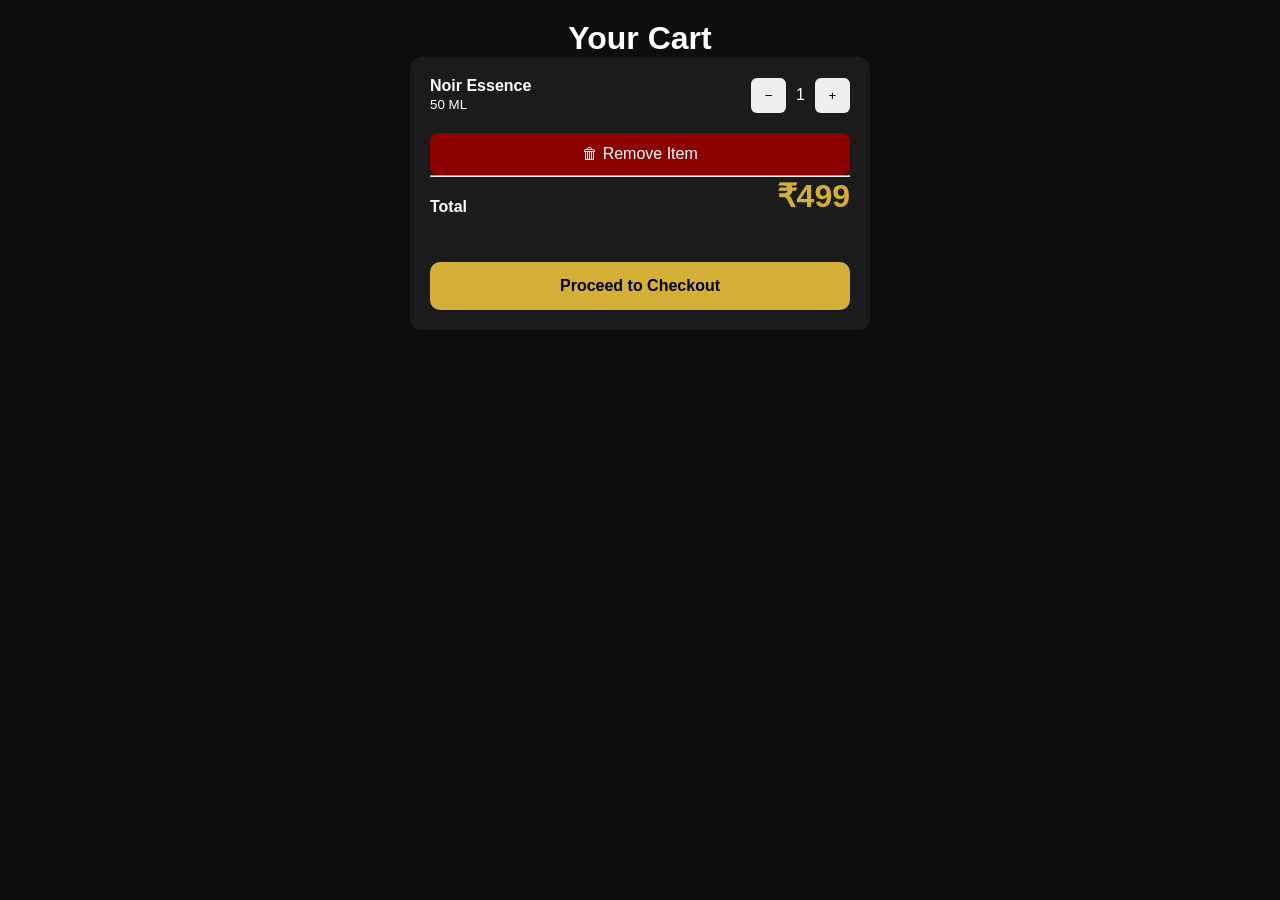
<file: cart.html>
<!DOCTYPE html>
<html lang="en">
<head>
<meta charset="UTF-8">
<meta name="viewport" content="width=device-width, initial-scale=1.0">
<title>Shopping Cart - Lorvien Parfums</title>

<link rel="stylesheet" href="style.css">

<style>
body{
    background:#0d0d0d;
    color:#fff;
    font-family:Arial,sans-serif;
    margin:0;
}
.container{
    max-width:500px;
    margin:auto;
    padding:20px;
}
h1{
    text-align:center;
}
.cart-box{
    background:#1b1b1b;
    padding:20px;
    border-radius:12px;
}
.row{
    display:flex;
    justify-content:space-between;
    align-items:center;
}
.price{
    color:#d4af37;
    font-size:32px;
    font-weight:bold;
}
.btn{
    display:block;
    width:100%;
    text-align:center;
    padding:15px;
    margin-top:25px;
    background:#d4af37;
    color:#000;
    text-decoration:none;
    border-radius:10px;
    font-weight:bold;
}
.qty{
    display:flex;
    align-items:center;
    gap:10px;
}
.qty-btn{
    width:35px;
    height:35px;
    border:none;
    border-radius:6px;
    cursor:pointer;
}
.remove-btn{
    width:100%;
    margin-top:20px;
    padding:12px;
    border:none;
    border-radius:8px;
    background:#8b0000;
    color:#fff;
    font-size:16px;
    cursor:pointer;
}
</style>
</head>

<body>

<div class="container">

<h1>Your Cart</h1>

<div class="cart-box">

<div class="row">

<div>
<strong>Noir Essence</strong><br>
<small>50 ML</small>
</div>

<div class="qty">
<button class="qty-btn" onclick="minus()">−</button>

<span id="qty">1</span>

<button class="qty-btn" onclick="plus()">+</button>
</div>

</div>

<button class="remove-btn" onclick="removeItem()">
🗑 Remove Item
</button>

<hr>

<div class="row">
<strong>Total</strong>

<div class="price">
₹<span id="total">499</span>
</div>

</div>

<a href="checkout.html" class="btn">
Proceed to Checkout
</a>

</div>

</div>
<script>
let quantity = 1;
const price = 499;
updateTotal();
function updateTotal(){
    document.getElementById("qty").innerText = quantity;
    document.getElementById("total").innerText = quantity * price;

    localStorage.setItem("cartQty", quantity);
    localStorage.setItem("cartTotal", quantity * price);
}

function plus(){
    quantity++;
    updateTotal();
}

function minus(){
    if(quantity > 1){
        quantity--;
        updateTotal();
    }
}

function removeItem(){

    if(confirm("Remove this product from cart?")){

        document.querySelector(".cart-box").innerHTML = `
        <h2 style="text-align:center;">🛒</h2>

        <h3 style="text-align:center;">
        Your cart is empty
        </h3>

        <a href="index.html" class="btn">
        Continue Shopping
        </a>
        `;
    }

}
</script>

</body>
</html>
</file>
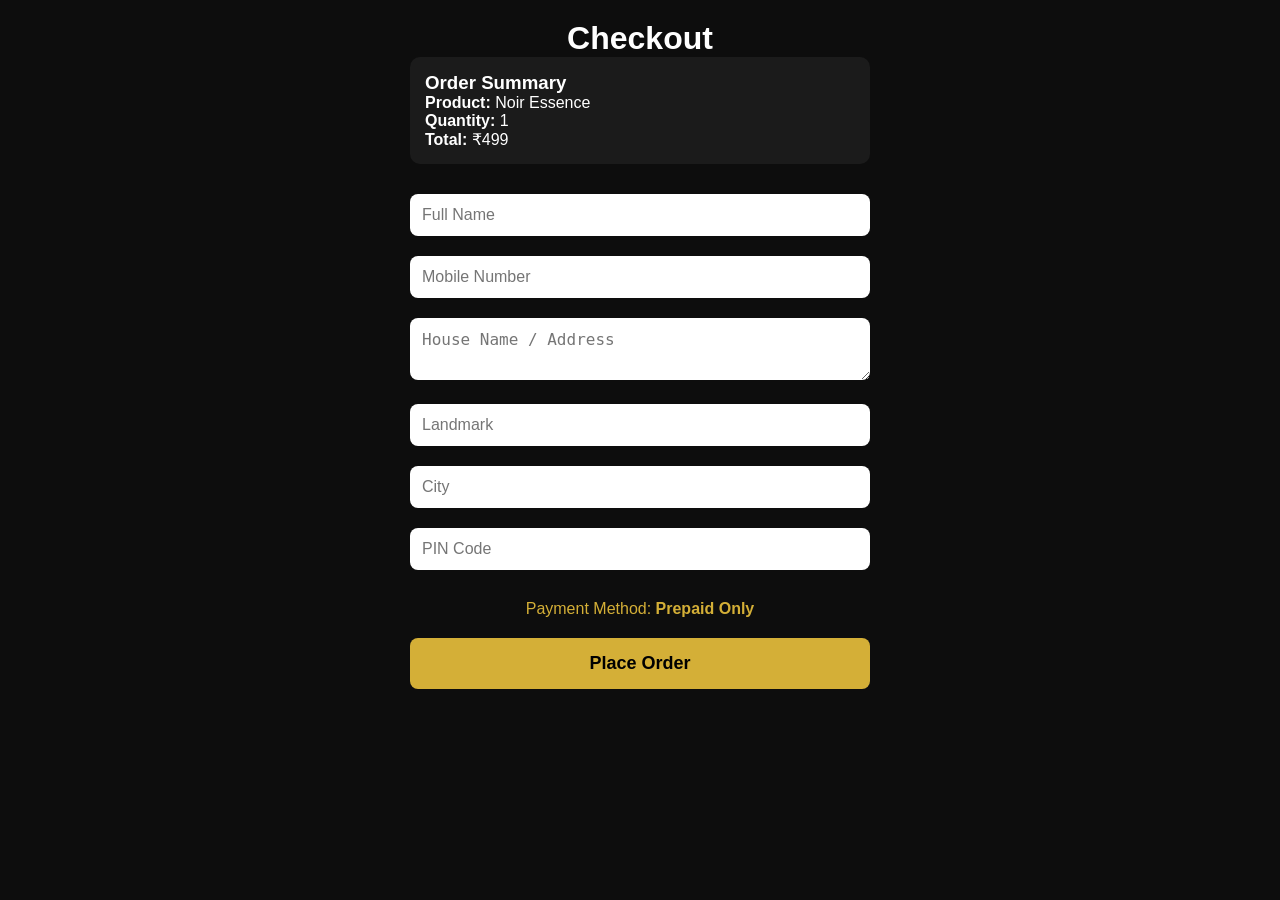
<file: checkout.html>
<!DOCTYPE html>
<html lang="en">
<head>
<meta charset="UTF-8">
<meta name="viewport" content="width=device-width, initial-scale=1.0">
<title>Checkout - Lorvien Parfums</title>

<link rel="stylesheet" href="style.css">

<style>
body{
    background:#0d0d0d;
    color:#fff;
    font-family:Arial,sans-serif;
    margin:0;
}
.container{
    max-width:500px;
    margin:auto;
    padding:20px;
}
h1{
    text-align:center;
}
input,textarea{
    width:100%;
    padding:12px;
    margin:10px 0;
    border:none;
    border-radius:8px;
    font-size:16px;
}
.btn{
    width:100%;
    padding:15px;
    background:#d4af37;
    color:#000;
    border:none;
    border-radius:8px;
    font-size:18px;
    font-weight:bold;
    cursor:pointer;
}
.note{
    color:#d4af37;
    text-align:center;
    margin:20px 0;
}
</style>
</head>

<body>

<div class="container">

<h1>Checkout</h1>
<div style="background:#1b1b1b;padding:15px;border-radius:10px;margin-bottom:20px;">

<h3>Order Summary</h3>

<p><strong>Product:</strong> <span id="productName">Noir Essence</span></p>

<p><strong>Quantity:</strong> <span id="qty">1</span></p>

<p><strong>Total:</strong> ₹<span id="total">499</span></p>

</div>
<input type="text" id="name" placeholder="Full Name">

<input type="tel" id="phone" placeholder="Mobile Number">

<textarea id="address" placeholder="House Name / Address"></textarea>

<input type="text" id="landmark" placeholder="Landmark">

<input type="text" id="city" placeholder="City">

<input type="text" id="pincode" placeholder="PIN Code">

<p class="note">
Payment Method: <b>Prepaid Only</b>
</p>

<button class="btn" onclick="placeOrder()">
Place Order
</button>

</div>

<script>
    let qty = localStorage.getItem("cartQty") || 1;
let total = localStorage.getItem("cartTotal") || 499;

document.getElementById("qty").innerText = qty;
document.getElementById("total").innerText = total;
    let product = localStorage.getItem("productName") || "Noir Essence";
document.getElementById("productName").innerText = product;
function placeOrder(){

let name=document.getElementById("name").value;
let phone=document.getElementById("phone").value;
let address=document.getElementById("address").value;
let landmark=document.getElementById("landmark").value;
let city=document.getElementById("city").value;
let pin=document.getElementById("pincode").value;
let qty = document.getElementById("qty").innerText;
let total = document.getElementById("total").innerText;
let msg=`🛍️ *New Order - Lorvien Parfums*

Product: ${product}
Quantity: ${qty}
Total: ₹${total}

Name: ${name}
Phone: ${phone}

Address:
${address}

Landmark:
${landmark}

City:
${city}

PIN:
${pin}

Payment: Prepaid Only`;

window.open("https://wa.me/917994008075?text="+encodeURIComponent(msg));
}
</script>

</body>
</html>
</file>
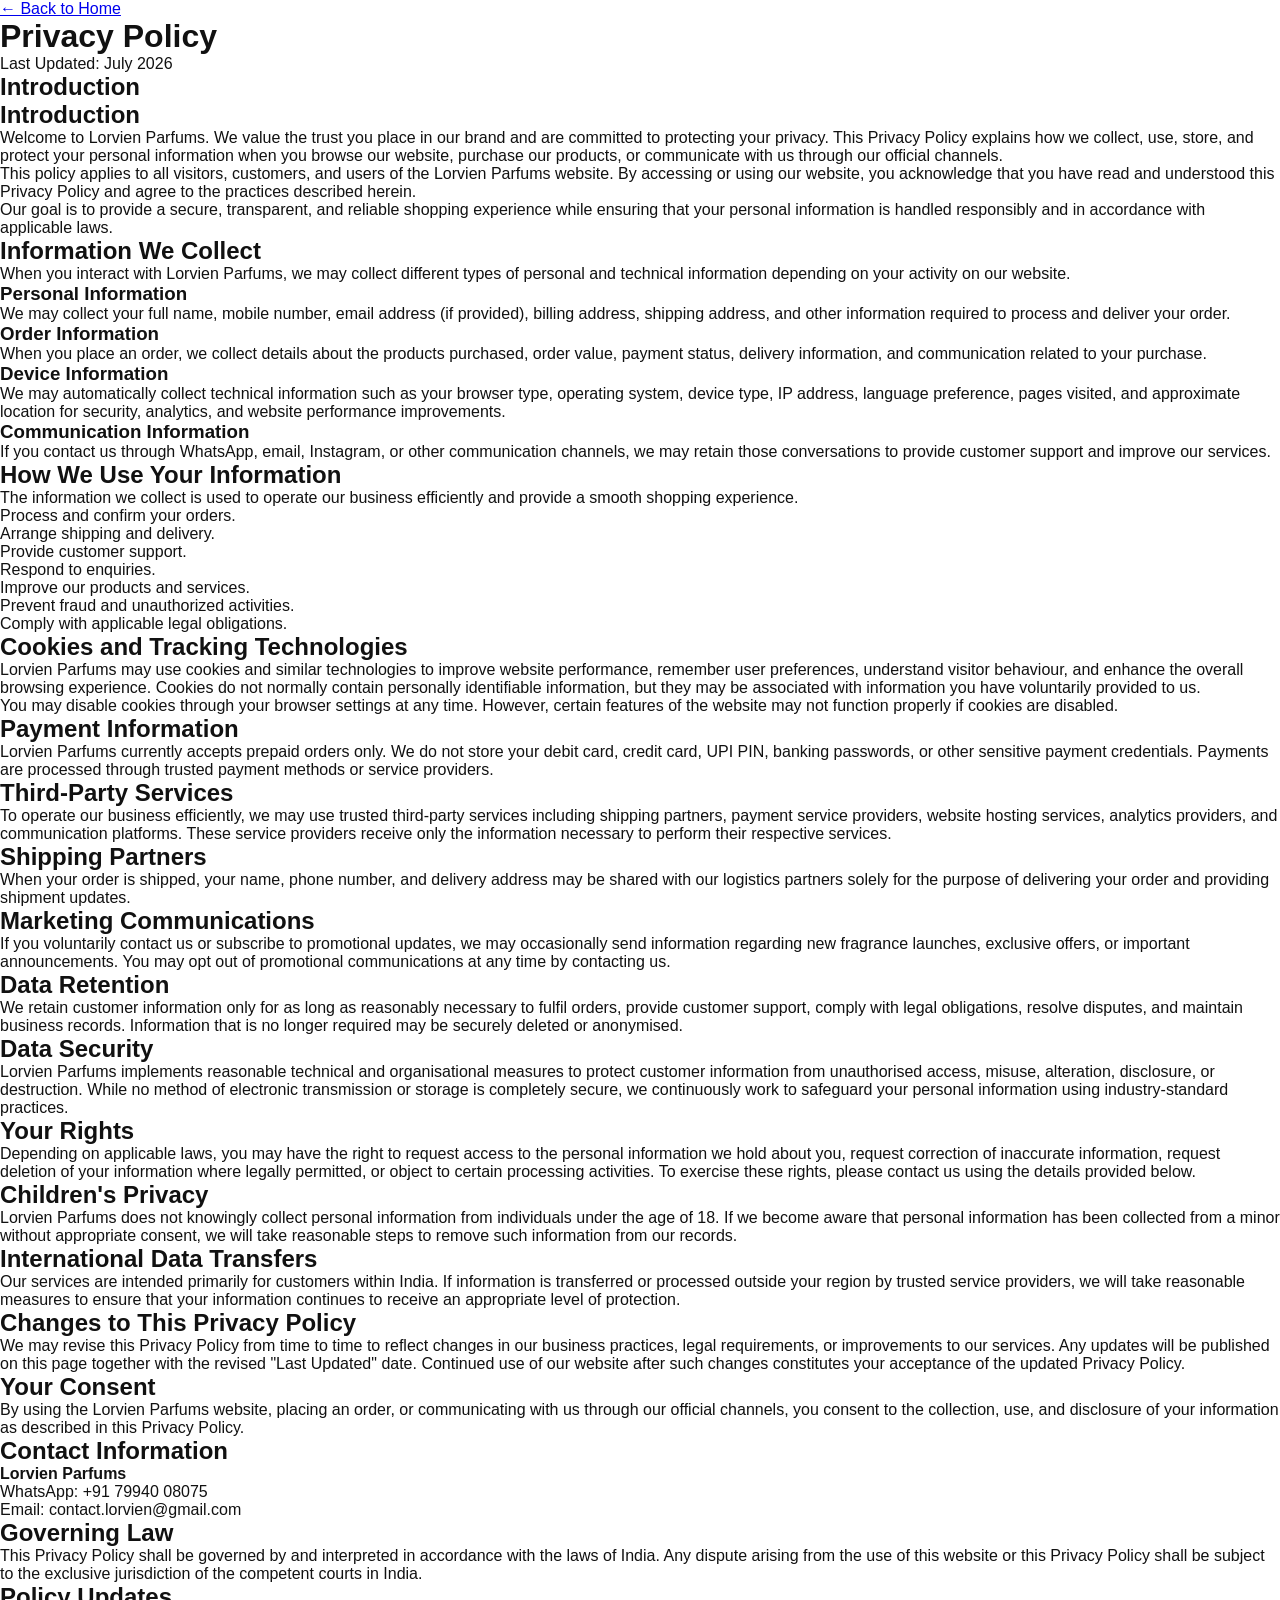
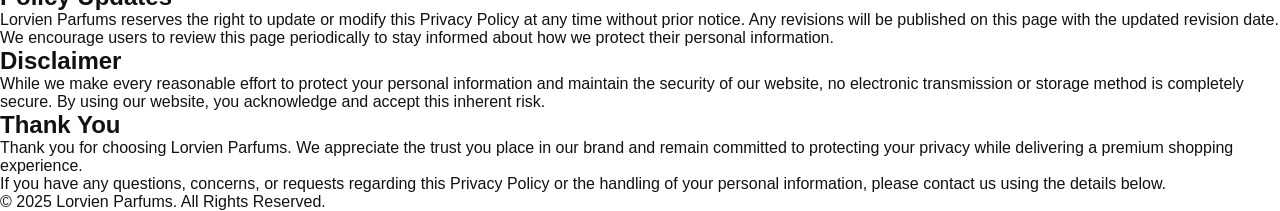
<file: privacy.html>
<!DOCTYPE html>
<html lang="en">
<head>
<meta charset="UTF-8">
<meta name="viewport" content="width=device-width, initial-scale=1.0">

<title>Privacy Policy | Lorvien Parfums</title>

<link rel="stylesheet" href="style.css">

</head>

<body>

<header class="policy-header">

    <a href="index.html" class="back-link">← Back to Home</a>

    <h1>Privacy Policy</h1>

    <p class="policy-date">
        Last Updated: July 2026
    </p>

</header>

<section class="policy-content">

<h2>Introduction</h2>

<h2>Introduction</h2>

<p>
Welcome to Lorvien Parfums. We value the trust you place in our brand and are committed to protecting your privacy. This Privacy Policy explains how we collect, use, store, and protect your personal information when you browse our website, purchase our products, or communicate with us through our official channels.
</p>

<p>
This policy applies to all visitors, customers, and users of the Lorvien Parfums website. By accessing or using our website, you acknowledge that you have read and understood this Privacy Policy and agree to the practices described herein.
</p>

<p>
Our goal is to provide a secure, transparent, and reliable shopping experience while ensuring that your personal information is handled responsibly and in accordance with applicable laws.
</p>

<h2>Information We Collect</h2>

<p>
When you interact with Lorvien Parfums, we may collect different types of personal and technical information depending on your activity on our website.
</p>

<h3>Personal Information</h3>

<p>
We may collect your full name, mobile number, email address (if provided), billing address, shipping address, and other information required to process and deliver your order.
</p>

<h3>Order Information</h3>

<p>
When you place an order, we collect details about the products purchased, order value, payment status, delivery information, and communication related to your purchase.
</p>

<h3>Device Information</h3>

<p>
We may automatically collect technical information such as your browser type, operating system, device type, IP address, language preference, pages visited, and approximate location for security, analytics, and website performance improvements.
</p>

<h3>Communication Information</h3>

<p>
If you contact us through WhatsApp, email, Instagram, or other communication channels, we may retain those conversations to provide customer support and improve our services.
</p>

<h2>How We Use Your Information</h2>

<p>
The information we collect is used to operate our business efficiently and provide a smooth shopping experience.
</p>

<ul>
<li>Process and confirm your orders.</li>
<li>Arrange shipping and delivery.</li>
<li>Provide customer support.</li>
<li>Respond to enquiries.</li>
<li>Improve our products and services.</li>
<li>Prevent fraud and unauthorized activities.</li>
<li>Comply with applicable legal obligations.</li>
</ul>

    <h2>Cookies and Tracking Technologies</h2>

<p>
Lorvien Parfums may use cookies and similar technologies to improve website performance, remember user preferences, understand visitor behaviour, and enhance the overall browsing experience. Cookies do not normally contain personally identifiable information, but they may be associated with information you have voluntarily provided to us.
</p>

<p>
You may disable cookies through your browser settings at any time. However, certain features of the website may not function properly if cookies are disabled.
</p>

<h2>Payment Information</h2>

<p>
Lorvien Parfums currently accepts prepaid orders only. We do not store your debit card, credit card, UPI PIN, banking passwords, or other sensitive payment credentials. Payments are processed through trusted payment methods or service providers.
</p>

<h2>Third-Party Services</h2>

<p>
To operate our business efficiently, we may use trusted third-party services including shipping partners, payment service providers, website hosting services, analytics providers, and communication platforms. These service providers receive only the information necessary to perform their respective services.
</p>

<h2>Shipping Partners</h2>

<p>
When your order is shipped, your name, phone number, and delivery address may be shared with our logistics partners solely for the purpose of delivering your order and providing shipment updates.
</p>

<h2>Marketing Communications</h2>

<p>
If you voluntarily contact us or subscribe to promotional updates, we may occasionally send information regarding new fragrance launches, exclusive offers, or important announcements. You may opt out of promotional communications at any time by contacting us.
</p>

<h2>Data Retention</h2>

<p>
We retain customer information only for as long as reasonably necessary to fulfil orders, provide customer support, comply with legal obligations, resolve disputes, and maintain business records. Information that is no longer required may be securely deleted or anonymised.
</p>

<h2>Data Security</h2>

<p>
Lorvien Parfums implements reasonable technical and organisational measures to protect customer information from unauthorised access, misuse, alteration, disclosure, or destruction. While no method of electronic transmission or storage is completely secure, we continuously work to safeguard your personal information using industry-standard practices.
</p>
    
<h2>Your Rights</h2>

<p>
Depending on applicable laws, you may have the right to request access to the personal information we hold about you, request correction of inaccurate information, request deletion of your information where legally permitted, or object to certain processing activities. To exercise these rights, please contact us using the details provided below.
</p>

<h2>Children's Privacy</h2>

<p>
Lorvien Parfums does not knowingly collect personal information from individuals under the age of 18. If we become aware that personal information has been collected from a minor without appropriate consent, we will take reasonable steps to remove such information from our records.
</p>

<h2>International Data Transfers</h2>

<p>
Our services are intended primarily for customers within India. If information is transferred or processed outside your region by trusted service providers, we will take reasonable measures to ensure that your information continues to receive an appropriate level of protection.
</p>

<h2>Changes to This Privacy Policy</h2>

<p>
We may revise this Privacy Policy from time to time to reflect changes in our business practices, legal requirements, or improvements to our services. Any updates will be published on this page together with the revised "Last Updated" date. Continued use of our website after such changes constitutes your acceptance of the updated Privacy Policy.
</p>

<h2>Your Consent</h2>

<p>
By using the Lorvien Parfums website, placing an order, or communicating with us through our official channels, you consent to the collection, use, and disclosure of your information as described in this Privacy Policy.
</p>

<h2>Contact Information</h2>

    <p>
<strong>Lorvien Parfums</strong><br>
WhatsApp: +91 79940 08075<br>
Email: contact.lorvien@gmail.com
</p>

<h2>Governing Law</h2>

<p>
This Privacy Policy shall be governed by and interpreted in accordance with the laws of India. Any dispute arising from the use of this website or this Privacy Policy shall be subject to the exclusive jurisdiction of the competent courts in India.
</p>

<h2>Policy Updates</h2>

<p>
Lorvien Parfums reserves the right to update or modify this Privacy Policy at any time without prior notice. Any revisions will be published on this page with the updated revision date. We encourage users to review this page periodically to stay informed about how we protect their personal information.
</p>

<h2>Disclaimer</h2>

<p>
While we make every reasonable effort to protect your personal information and maintain the security of our website, no electronic transmission or storage method is completely secure. By using our website, you acknowledge and accept this inherent risk.
</p>

<h2>Thank You</h2>

<p>
Thank you for choosing Lorvien Parfums. We appreciate the trust you place in our brand and remain committed to protecting your privacy while delivering a premium shopping experience.
</p>
    

<p>
If you have any questions, concerns, or requests regarding this Privacy Policy or the handling of your personal information, please contact us using the details below.
</p>

<p>
    
</section>

<footer class="policy-footer">

<p>
© 2025 Lorvien Parfums. All Rights Reserved.
</p>

</footer>

</body>
</html>
</file>
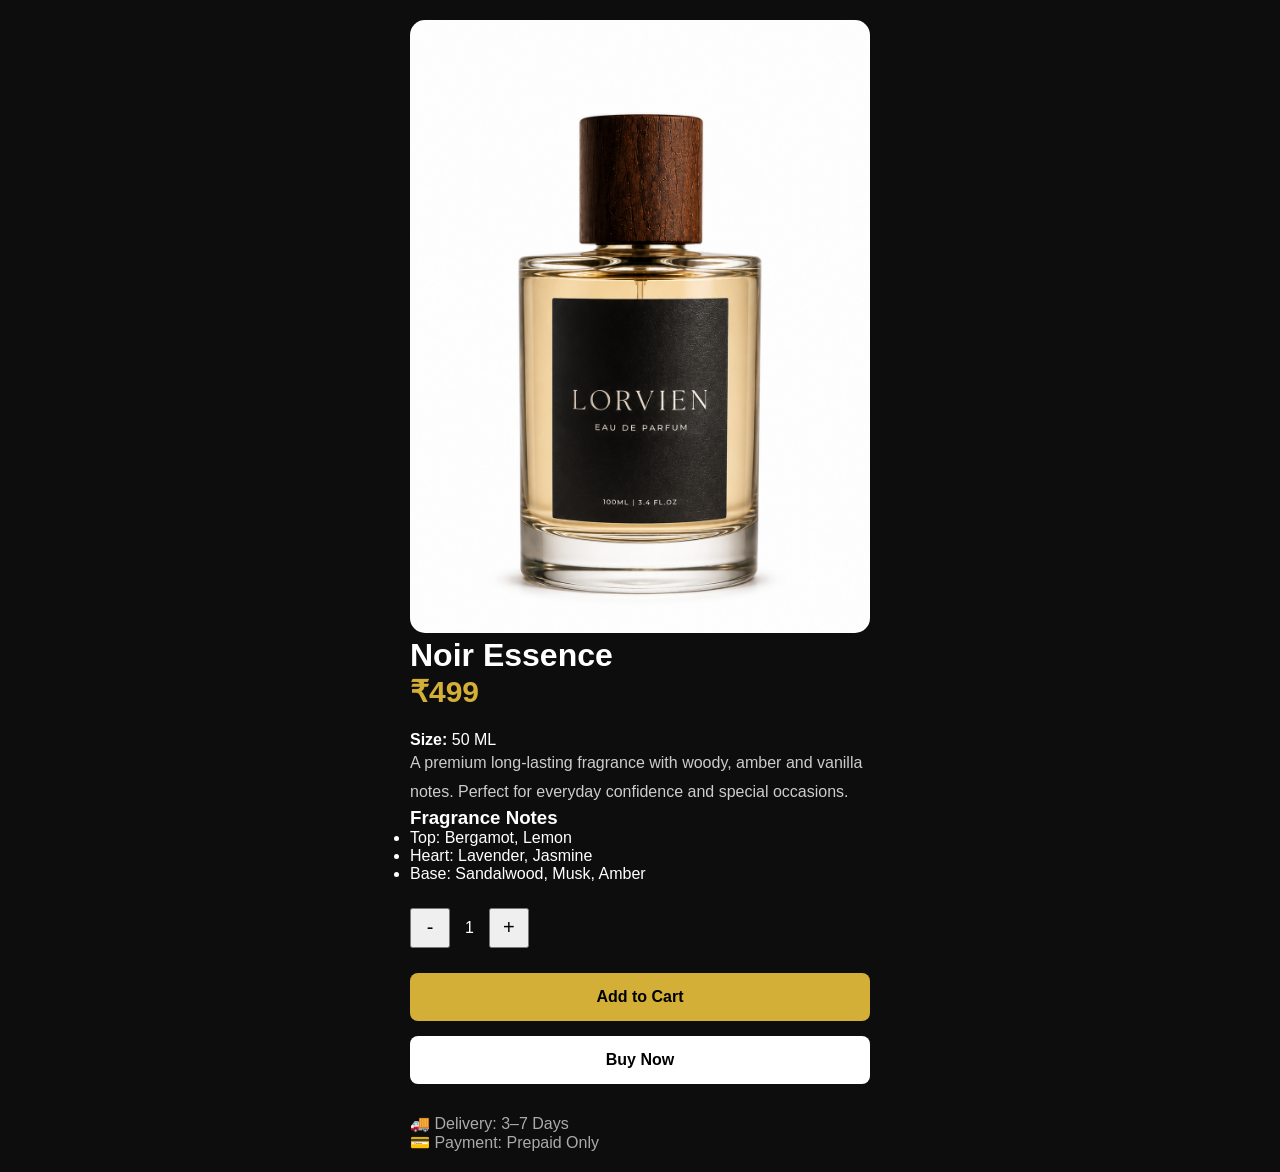
<file: product.html>
<!DOCTYPE html>
<html lang="en">
<head>
<meta charset="UTF-8">
<meta name="viewport" content="width=device-width, initial-scale=1.0">
<title>Product - Lorvien Parfums</title>

<link rel="stylesheet" href="style.css">

<style>
body{
    background:#0d0d0d;
    color:#fff;
    font-family:Poppins,sans-serif;
    margin:0;
}

.product-page{
    max-width:500px;
    margin:auto;
    padding:20px;
}

.product-page img{
    width:100%;
    border-radius:15px;
}

.price{
    font-size:30px;
    color:#d4af37;
    font-weight:bold;
}

.desc{
    color:#ccc;
    line-height:1.8;
}

.qty{
    display:flex;
    align-items:center;
    gap:15px;
    margin:25px 0;
}

.qty button{
    width:40px;
    height:40px;
    font-size:20px;
}

.btn{
    display:block;
    width:100%;
    padding:15px;
    margin-top:15px;
    text-align:center;
    text-decoration:none;
    border-radius:8px;
    font-weight:bold;
}

.cart{
    background:#d4af37;
    color:#000;
}

.buy{
    background:#fff;
    color:#000;
}
</style>

</head>
<body>

<div class="product-page">

<img id="productImage" src="assets/images/perfume1.png" alt="Perfume">

<h1 id="productTitle">Noir Essence</h1>

<p class="price">₹499</p>

<p><strong>Size:</strong> 50 ML</p>

<p class="desc" id="productDesc">
A premium long-lasting fragrance with woody, amber and vanilla notes.
Perfect for everyday confidence and special occasions.
</p>

<h3>Fragrance Notes</h3>

<ul id="productNotes">
<li>Top: Bergamot, Lemon</li>
<li>Heart: Lavender, Jasmine</li>
<li>Base: Sandalwood, Musk, Amber</li>
</ul>

<div class="qty">
<button>-</button>

<span>1</span>

<button>+</button>
</div>

<a href="cart.html" class="btn cart" onclick="saveProduct()">
Add to Cart
</a>

    <a href="checkout.html" class="btn buy" onclick="saveProduct()">
Buy Now
    </a>

<p style="margin-top:30px;color:#aaa;">
🚚 Delivery: 3–7 Days<br>
💳 Payment: Prepaid Only
</p>

</div>
<script>
const params = new URLSearchParams(window.location.search);
const product = params.get("product") || "noir";

const products = {
  noir: {
    name: "Noir Essence",
    image: "assets/images/perfume1.png",
    desc: "A premium long-lasting fragrance with woody, amber and vanilla notes. Perfect for everyday confidence and special occasions.",
    notes: `
      <li>Top: Bergamot, Lemon</li>
      <li>Heart: Lavender, Jasmine</li>
      <li>Base: Sandalwood, Musk, Amber</li>
    `
  },

  oud: {
    name: "Golden Oud",
    image: "assets/images/perfume3.jpg",
    desc: "A rich oud fragrance blended with saffron and sandalwood for a luxurious experience.",
    notes: `
      <li>Top: Saffron</li>
      <li>Heart: Oud</li>
      <li>Base: Sandalwood</li>
    `
  },

  velvet: {
    name: "Velvet Bloom",
    image: "assets/images/perfume2.jpg",
    desc: "A soft floral fragrance with rose, jasmine and musk.",
    notes: `
      <li>Top: Rose</li>
      <li>Heart: Jasmine</li>
      <li>Base: Musk</li>
    `
  }
};

const p = products[product];

document.getElementById("productImage").src = p.image;
document.getElementById("productImage").alt = p.name;
document.getElementById("productTitle").innerText = p.name;
document.getElementById("productDesc").innerText = p.desc;
document.getElementById("productNotes").innerHTML = p.notes;

function saveProduct(){
    localStorage.setItem("productName", p.name);
}
</script>
</body>
</html>
</file>
<file: style.css>
/* =====================================
   LORVIEN v3
===================================== */

*{
    margin:0;
    padding:0;
    box-sizing:border-box;
}

html{
    scroll-behavior:smooth;
}

body{
    font-family:'Poppins',sans-serif;
    background:#fff;
    color:#111;
    overflow-x:hidden;
}

/* HEADER */

.header{
    position:fixed;
    top:36;
    left:0;
    width:100%;
    height:80px;
    background:#fff;
    border-bottom:1px solid #eee;
    display:flex;
    justify-content:center;
    align-items:center;
    z-index:1000;
}

.logo{
    text-decoration:none;
    color:#111;
    text-align:center;
    font-family:'Cormorant Garamond',serif;
    font-size:34px;
    letter-spacing:8px;
}

.logo span{
    display:block;
    font-size:11px;
    letter-spacing:6px;
    color:#777;
}

.hero-image{
    width:100vw;
    margin:30px calc(50% - 50vw) 0;
}

.hero-image img{
    width:100%;
    height:500px;
    object-fit:cover;
    object-position:center;
    display:block;
}

.menu-btn{
    position:absolute;
    right:20px;
    background:none;
    border:none;
    font-size:28px;
    cursor:pointer;
}

/* MENU */

.menu{
    position:fixed;
    top:80px;
    left:0;
    width:100%;
    background:#fff;
    display:none;
    flex-direction:column;
    border-bottom:1px solid #eee;
    z-index:999;
}

.menu.active{
    display:flex;
}

.menu a{
    padding:18px;
    text-decoration:none;
    color:#111;
    border-bottom:1px solid #f3f3f3;
}

/* HERO */
.hero{
    min-height:85vh;
    display:flex;
    justify-content:center;
    align-items:center;
    text-align:center;
    padding:156px 20px 80px;
}

.hero-text{
    width:100%;
    max-width:700px;
    margin:0 auto;
    display:flex;
    flex-direction:column;
    align-items:center;
}

.hero{
    min-height:85vh;
    display:flex;
    flex-direction:column;
    justify-content:center;
    align-items:center;
    text-align:center;
    padding:120px 20px 80px;
}

.hero-subtitle{
    text-transform:uppercase;
    letter-spacing:4px;
    color:#777;
    font-size:12px;
    margin-bottom:20px;
}

.hero h1{
    font-family:'Cormorant Garamond',serif;
    font-size:56px;
    line-height:1.1;
    margin:20px 0;
    text-align:center;
}

.hero p{
    color:#666;
    max-width:500px;
    line-height:1.8;
    text-align:center;
    margin:0 auto;
}

.hero-btn{
    display:inline-block;
    margin:30px auto 0;
    padding:15px 34px;
    background:#111;
    color:#fff;
    text-decoration:none;
    border-radius:999px;
}

.hero-btn:hover{
    background:#333;
}

/* =====================================
   COLLECTION
===================================== */

.collection{
    padding:80px 20px;
}

.section-title{
    text-align:center;
    font-family:'Cormorant Garamond',serif;
    font-size:44px;
    margin-bottom:40px;
}

.product-slider{
    overflow-x:auto;
    overflow-y:hidden;
    -webkit-overflow-scrolling:touch;
    scrollbar-width:none;
}

.product-slider::-webkit-scrollbar{
    display:none;
}

.product-track{
    display:flex;
    gap:24px;
    padding-bottom:10px;
}

.product-card{
    min-width:280px;
    flex-shrink:0;
    background:#fafafa;
    border:1px solid #eee;
    border-radius:24px;
    padding:30px 20px;
    text-align:center;
    transition:.3s;
}

.product-card:hover{
    transform:translateY(-6px);
}

.product-card img{
    width:170px;
    margin-bottom:20px;
}

.product-card h3{
    font-family:'Cormorant Garamond',serif;
    font-size:32px;
    margin-bottom:10px;
}

.tagline{
    color:#666;
    margin-bottom:18px;
}

.price{
    font-size:24px;
    font-weight:600;
    margin-bottom:22px;
}

.product-btn{
    display:inline-block;
    padding:12px 28px;
    background:#111;
    color:#fff;
    text-decoration:none;
    border-radius:999px;
}

/* =====================================
   ABOUT
===================================== */

.about{
    padding:100px 24px;
}

.about-content{
    max-width:700px;
    margin:auto;
    text-align:center;
}

.about h2{
    font-family:'Cormorant Garamond',serif;
    font-size:44px;
    margin-bottom:20px;
}

.about p{
    color:#666;
    line-height:1.9;
}

/* =====================================
   FOOTER
===================================== */

.footer{
    padding:70px 24px;
    border-top:1px solid #eee;
    text-align:center;
}

.footer h3{
    font-family:'Cormorant Garamond',serif;
    font-size:34px;
    letter-spacing:6px;
    margin-bottom:15px;
}

.footer p{
    color:#666;
    margin-bottom:12px;
}

.copyright{
    margin-top:30px;
    font-size:14px;
    color:#999;
}

/* =====================================
   MOBILE
===================================== */

@media (max-width:768px){

    .logo{
        font-size:28px;
        letter-spacing:6px;
    }

    .hero h1{
        font-size:42px;
    }

    .section-title,
    .about h2{
        font-size:34px;
    }

    .product-card{
        min-width:240px;
    }

    .product-card img{
        width:150px;
    }

/* WHY CHOOSE LORVIEN */

.features{
    padding:80px 20px;
    background:#fafafa;
}

.feature-grid{
    display:flex;
    gap:18px;
    overflow-x:auto;
    overflow-y:hidden;
    flex-wrap:nowrap;
    scroll-snap-type:x mandatory;
    -webkit-overflow-scrolling:touch;
    scrollbar-width:none;
    padding:10px 0;
}

.feature-grid::-webkit-scrollbar{
    display:none;
}

.feature-card{
    flex:0 0 280px;
    scroll-snap-align:start;

    background:#fff;
    border:1px solid #eee;
    border-radius:20px;

    padding:30px 20px;
    text-align:center;
}

.feature-card h3{
    font-family:'Cormorant Garamond',serif;
    font-size:30px;
    margin-bottom:12px;
}

.feature-card p{
    color:#666;
    line-height:1.7;
}

@media(max-width:768px){

}

   /* Mobile */
@media (max-width:768px){

.product-card{
    width:170px;
    padding:15px;
}

.product-card img{
    height:170px;
}

.product-track{
    gap:15px;
}

}

/* Desktop */
@media (min-width: 769px){

    .feature-grid{
        display:grid;
        grid-template-columns:repeat(4,1fr);
        gap:24px;
        overflow:visible;
    }

    .feature-card{
        min-width:0;
    }

}

   /* Reviews */

.reviews{
    padding:80px 0;
    background:#fafafa;
}

.review-slider{
    display:flex;
    gap:20px;
    overflow-x:auto;
    overflow-y:hidden;
    padding:0 20px;
    scroll-snap-type:x mandatory;
    -webkit-overflow-scrolling:touch;
    scrollbar-width:none;
}

.review-slider::-webkit-scrollbar{
    display:none;
}

.review-card{
    flex:0 0 300px;
    background:#fff;
    border:1px solid #eee;
    border-radius:20px;
    padding:30px 24px;
    scroll-snap-align:start;
    box-sizing:border-box;
}

.stars{
    font-size:20px;
    margin-bottom:15px;
}

.review-card p{
    color:#555;
    line-height:1.8;
    margin-bottom:18px;
}

.review-card span{
    font-weight:600;
    font-size:14px;
}
   /* FAQ */

.faq{
    padding:80px 20px;
    background:#fafafa;
}

.faq-item{
    max-width:700px;
    margin:15px auto;
    border:1px solid #e5e5e5;
    border-radius:14px;
    overflow:hidden;
    background:#fff;
}

.faq-question{
    width:100%;
    background:#fff;
    border:none;
    padding:20px;
    text-align:left;
    font-size:16px;
    font-weight:600;
    cursor:pointer;
}

.faq-answer{
    display:none;
    padding:0 20px 20px;
    color:#666;
    line-height:1.7;
}

.faq-item.active .faq-answer{
    display:block;
}

/* Contact */

.contact{
    padding:80px 20px;
    text-align:center;
    background:#fff;
}

.contact p{
    color:#666;
    margin:15px 0 35px;
}

.contact-links{
    display:flex;
    flex-direction:column;
    gap:15px;
    max-width:350px;
    margin:auto;
}

.contact-links a{
    text-decoration:none;
    color:#111;
    background:#fafafa;
    border:1px solid #e5e5e5;
    padding:18px;
    border-radius:14px;
    transition:.3s;
}

.contact-links a:hover{
    background:#111;
    color:#fff;
}
   
/* Policy Pages */

.page-header{
    padding:120px 20px 40px;
    text-align:center;
}

.policy-page{
    max-width:800px;
    margin:auto;
    padding:0 20px 80px;
}

.policy-page h2,
.policy-page h3{
    margin-top:35px;
}

.policy-page p{
    color:#555;
    line-height:1.9;
}
   
.footer-links{
    margin-top:25px;
    display:flex;
    flex-wrap:wrap;
    justify-content:center;
    gap:12px;
}

.footer-links a{
    text-decoration:none;
    color:#666;
    font-size:14px;
    transition:.3s;
}

.footer-links a:hover{
    color:#000;
}
   
/* POLICY PAGE */

.policy-header{
    padding:120px 20px 40px;
    max-width:850px;
    margin:auto;
}

.back-link{
    text-decoration:none;
    color:#777;
    font-size:14px;
}

.policy-header h1{
    font-size:48px;
    margin:25px 0 10px;
}

.policy-date{
    color:#777;
}

.policy-content{
    max-width:850px;
    margin:auto;
    padding:0 20px 80px;
}

.policy-content h2{
    margin-top:45px;
    margin-bottom:15px;
}

.policy-content p{
    line-height:1.9;
    color:#555;
}

.policy-footer{
    text-align:center;
    padding:40px 20px;
    border-top:1px solid #eee;
    color:#777;
}
   
/* Announcement Bar */

/* ===== Announcement Bar ===== */

.announcement-bar{
    position:fixed;
    top:0;
    left:0;
    width:100%;
    height:36px;
    background:#b57d65;
    overflow:hidden;
    z-index:1001;
    display:flex;
    align-items:center;
}

.announcement-track{
    display:flex;
    width:max-content;
    animation:marquee 18s linear infinite;
}

.announcement-group{
    display:flex;
    align-items:center;
    white-space:nowrap;
}

.announcement-group span{
    color:#fff;
    font-size:13px;
    font-weight:600;
    padding:0 16px;
    flex-shrink:0;
    text-transform:uppercase;
    letter-spacing:.5px;
}

@keyframes marquee{
    from{
        transform:translateX(0);
    }
    to{
        transform:translateX(-50%);
    }
}

/* HERO SLIDER */

.hero{
    width:100%;
    position:relative;
    overflow:hidden;
}

.slider{
    position:relative;
    width:100%;
}

.slides{
    display:flex;
    transition:transform .6s ease-in-out;
}

.slide{
    min-width:100%;
    height:90vh;
    position:relative;
    flex-shrink:0;
}

.slide img{
    width:100%;
    height:100%;
    object-fit:cover;
    display:block;
}

.slide::before{
    content:"";
    position:absolute;
    inset:0;
    background:linear-gradient(
        to top,
        rgba(0,0,0,.65),
        rgba(0,0,0,.25)
    );
}

.hero-content{
    position:absolute;
    left:50%;
    top:50%;
    transform:translate(-50%,-50%);
    text-align:center;
    color:#fff;
    z-index:2;
    width:90%;
}

.hero-content h1{
    font-size:3rem;
    margin-bottom:15px;
    letter-spacing:3px;
}

.hero-content p{
    font-size:1.1rem;
    margin-bottom:25px;
}

.hero-btn{
    display:inline-block;
    padding:14px 34px;
    background:#D4AF37;
    color:#111;
    text-decoration:none;
    border-radius:40px;
    font-weight:600;
    transition:.3s;
}

.hero-btn:hover{
    background:#c59b1d;
}

.dots{
    position:absolute;
    bottom:25px;
    left:50%;
    transform:translateX(-50%);
    display:flex;
    gap:10px;
    z-index:5;
}

.dot{
    width:12px;
    height:12px;
    border-radius:50%;
    background:rgba(255,255,255,.45);
    cursor:pointer;
    transition:.3s;
}

.dot.active{
    background:#D4AF37;
}

@media(max-width:768px){

.hero{
    height:75vh;
}

.slide{
    height:75vh;
}

.hero-content h1{
   
.best-sellers{
    padding:60px 20px;
    background:#FAF9F6;
}

.section-title{
    text-align:center;
    margin-bottom:30px;
}

.section-title h2{
    font-size:2rem;
    color:#0F3D2E;
}

.product-slider{
    overflow:hidden;
}

.product-track{
    display:flex;
    gap:20px;
    width:max-content;
    animation:scrollProducts 20s linear infinite;
}

.product-card{
    width:220px;
    background:#fff;
    border-radius:16px;
    padding:20px;
    text-align:center;
    box-shadow:0 10px 25px rgba(0,0,0,.08);
    flex-shrink:0;
}

.product-card img{
    width:100%;
    height:220px;
    object-fit:contain;
}

.product-card h3{
    margin:15px 0 8px;
}

.product-card p{
    color:#0F3D2E;
    font-weight:700;
    margin-bottom:15px;
}

.product-card button{
    width:100%;
    padding:12px;
    border:none;
    border-radius:30px;
    background:#D4AF37;
    cursor:pointer;
    font-weight:600;
}

.product-track:hover{
    animation-play-state:paused;
}
@keyframes scrollProducts{
    from{
        transform:translateX(0);
    }
    to{
        transform:translateX(calc(-240px * 4));
    }
}

   /* PRELOADER */

#preloader{
    position:fixed;
    inset:0;
    background:#071d17;
    display:flex;
    justify-content:center;
    align-items:center;
    z-index:99999;
    transition:opacity .8s ease, visibility .8s ease;
}

#preloader.hide{
    opacity:0;
    visibility:hidden;
}

.loader-content{
    text-align:center;
}

.loader-bottle{
    width:180px;
    animation:rotateBottle 2.5s ease-in-out infinite;
    filter:drop-shadow(0 0 25px rgba(212,175,55,.5));
}

.loader-content h1{
    margin-top:20px;
    color:#D4AF37;
    letter-spacing:8px;
    font-size:34px;
}

.loader-content p{
    color:#ffffff;
    letter-spacing:6px;
    font-size:14px;
}

@keyframes rotateBottle{

    0%{
        transform:rotateY(0deg) scale(.9);
    }

    50%{
        transform:rotateY(180deg) scale(1);
    }

    100%{
        transform:rotateY(360deg) scale(.9);
    }

}
</file>
